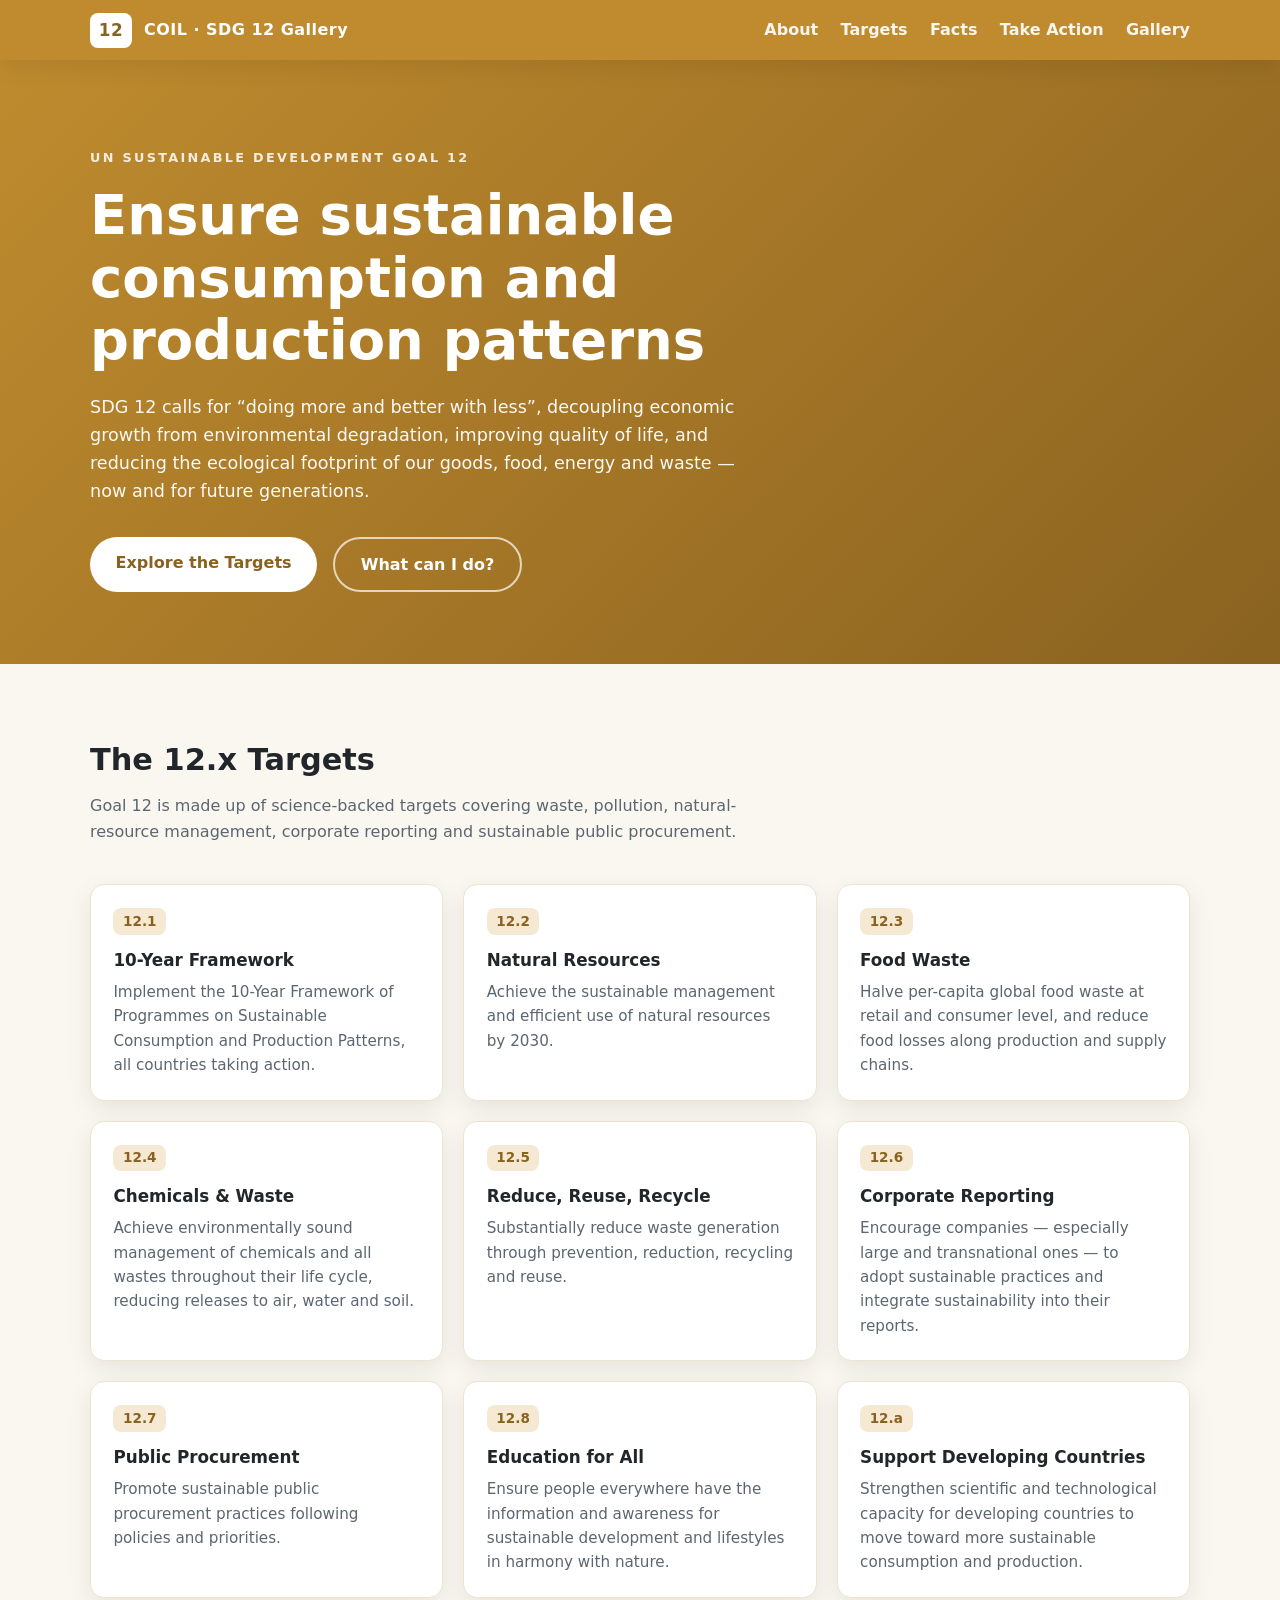
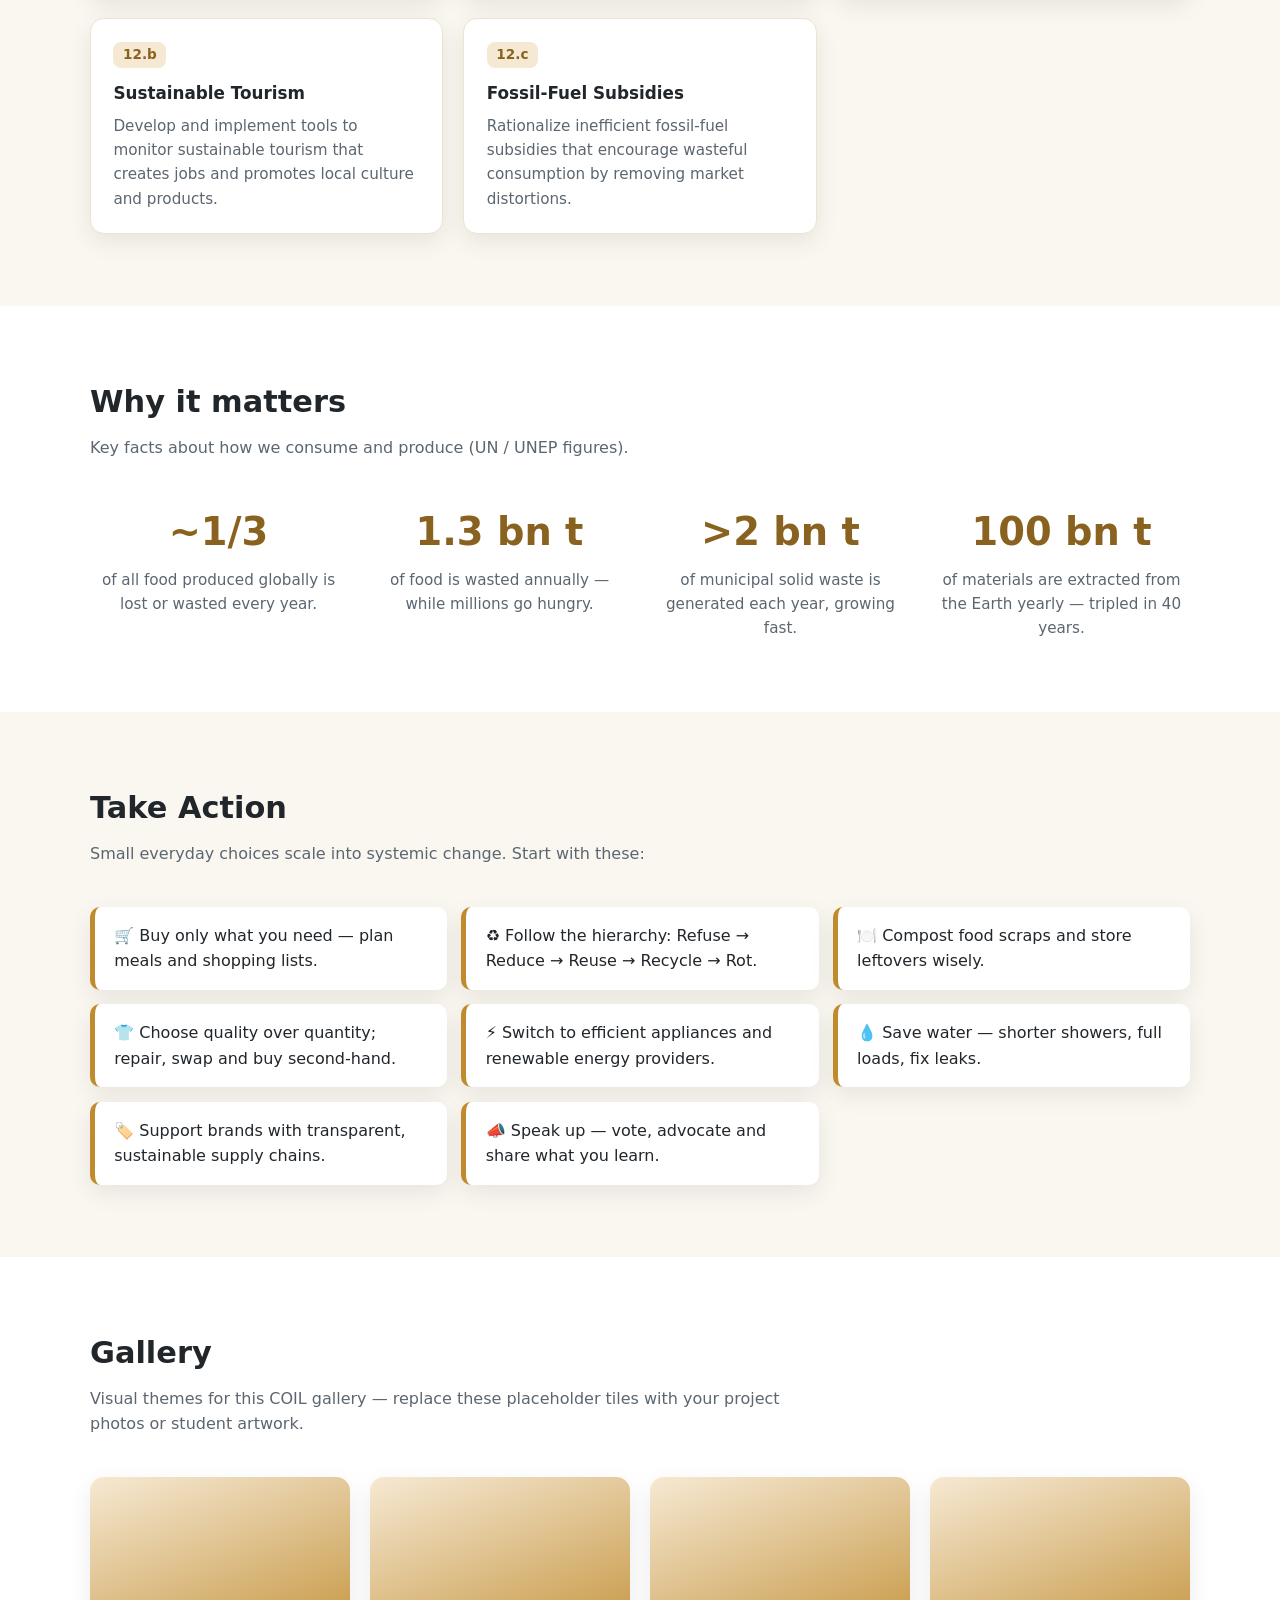
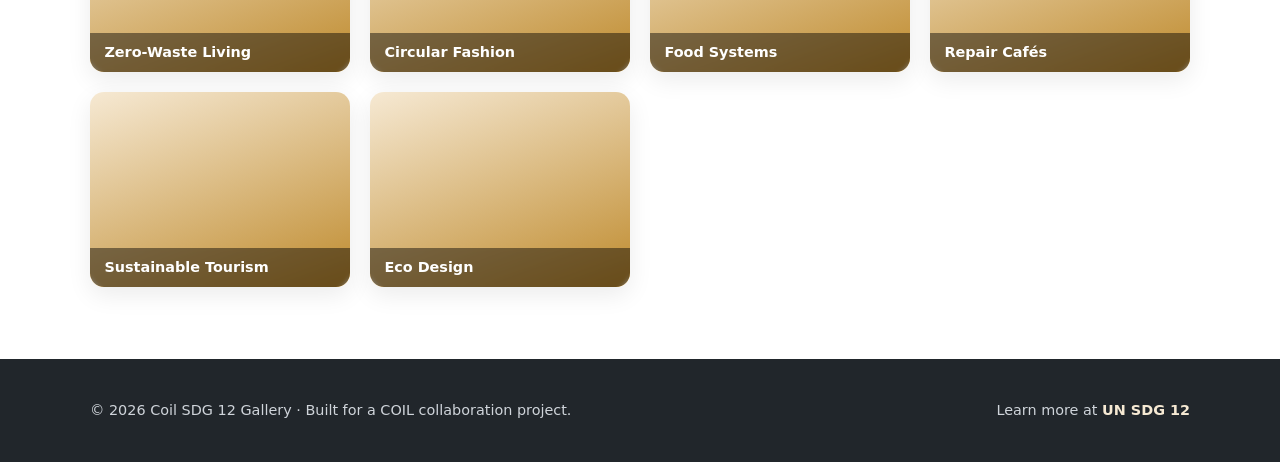
<file: main.html>
<!DOCTYPE html>
<html lang="en">
<head>
  <meta charset="UTF-8" />
  <meta name="viewport" content="width=device-width, initial-scale=1.0" />
  <meta name="description" content="Coil SDG 12 Gallery — a website dedicated to UN Sustainable Development Goal 12: Ensure sustainable consumption and production patterns." />
  <title>SDG 12 · Responsible Consumption &amp; Production | Coil Gallery</title>
  <style>
    /* ============ Base / Template Styles ============ */
    :root {
      --sdg12: #BF8B2E;           /* Official SDG 12 color */
      --sdg12-dark: #8a6220;
      --sdg12-light: #f6e9d3;
      --ink: #21262b;
      --paper: #ffffff;
      --muted: #5c6670;
      --radius: 14px;
      --shadow: 0 8px 24px rgba(0, 0, 0, .08);
      font-size: 16px;
    }
    * { margin: 0; padding: 0; box-sizing: border-box; }
    html { scroll-behavior: smooth; }
    body {
      font-family: "Segoe UI", system-ui, -apple-system, Roboto, Helvetica, Arial, sans-serif;
      color: var(--ink);
      background: var(--paper);
      line-height: 1.6;
    }
    img { max-width: 100%; display: block; }
    a { color: inherit; text-decoration: none; }
    .container { width: min(1100px, 92%); margin-inline: auto; }

    /* ============ Header / Nav ============ */
    header.site {
      position: sticky; top: 0; z-index: 50;
      background: var(--sdg12);
      color: #fff;
      box-shadow: var(--shadow);
    }
    .nav {
      display: flex; align-items: center; justify-content: space-between;
      padding: .8rem 0;
    }
    .brand { display: flex; align-items: center; gap: .75rem; font-weight: 700; letter-spacing: .03em; }
    .chip {
      background: #fff; color: var(--sdg12-dark);
      font-weight: 800; border-radius: 8px;
      padding: .25rem .55rem; font-size: 1.05rem;
    }
    nav ul { display: flex; gap: 1.4rem; list-style: none; }
    nav a { font-weight: 600; opacity: .92; transition: opacity .2s; }
    nav a:hover { opacity: 1; text-decoration: underline; }

    /* ============ Hero ============ */
    .hero {
      background: linear-gradient(135deg, var(--sdg12) 0%, var(--sdg12-dark) 100%);
      color: #fff;
      padding: 5.5rem 0 4.5rem;
    }
    .hero .kicker {
      text-transform: uppercase; letter-spacing: .18em; font-size: .8rem;
      font-weight: 700; opacity: .85; margin-bottom: 1rem;
    }
    .hero h1 { font-size: clamp(2rem, 5vw, 3.4rem); line-height: 1.15; max-width: 22ch; }
    .hero p.lead { margin-top: 1.25rem; max-width: 60ch; font-size: 1.1rem; opacity: .95; }
    .cta-row { margin-top: 2rem; display: flex; gap: 1rem; flex-wrap: wrap; }
    .btn {
      display: inline-block; padding: .8rem 1.6rem; border-radius: 999px;
      font-weight: 700; transition: transform .15s ease, box-shadow .15s ease;
    }
    .btn-primary { background: #fff; color: var(--sdg12-dark); }
    .btn-ghost { border: 2px solid rgba(255,255,255,.7); color: #fff; }
    .btn:hover { transform: translateY(-2px); box-shadow: 0 6px 18px rgba(0,0,0,.18); }

    /* ============ Sections ============ */
    section { padding: 4.5rem 0; }
    section:nth-of-type(even) { background: #faf7f1; }
    .section-title { font-size: 1.9rem; margin-bottom: .5rem; }
    .section-sub { color: var(--muted); max-width: 70ch; margin-bottom: 2.5rem; }

    /* Targets grid */
    .grid { display: grid; gap: 1.25rem; }
    .grid.targets { grid-template-columns: repeat(auto-fit, minmax(280px, 1fr)); }
    .card {
      background: var(--paper); border: 1px solid #eee3cf;
      border-radius: var(--radius); padding: 1.4rem; box-shadow: var(--shadow);
      transition: transform .2s ease;
    }
    .card:hover { transform: translateY(-4px); }
    .card .num {
      display: inline-block; font-weight: 800; color: var(--sdg12-dark);
      background: var(--sdg12-light); border-radius: 8px; padding: .15rem .6rem;
      font-size: .85rem; margin-bottom: .75rem;
    }
    .card h3 { font-size: 1.05rem; margin-bottom: .4rem; }
    .card p { font-size: .95rem; color: var(--muted); }

    /* Facts band */
    .facts { display: grid; gap: 1.5rem; grid-template-columns: repeat(auto-fit, minmax(220px, 1fr)); text-align: center; }
    .fact .big { font-size: 2.4rem; font-weight: 800; color: var(--sdg12-dark); }
    .fact p { color: var(--muted); font-size: .95rem; margin-top: .35rem; }

    /* Actions checklist */
    .actions-list { list-style: none; display: grid; gap: .9rem; grid-template-columns: repeat(auto-fit, minmax(320px, 1fr)); }
    .actions-list li {
      background: var(--paper); border-left: 5px solid var(--sdg12);
      border-radius: 10px; padding: 1rem 1.2rem; box-shadow: var(--shadow);
      font-weight: 500;
    }

    /* Gallery strip */
    .gallery { display: grid; grid-template-columns: repeat(auto-fit, minmax(240px, 1fr)); gap: 1.25rem; }
    .tile {
      aspect-ratio: 4 / 3; border-radius: var(--radius); overflow: hidden;
      display: flex; align-items: flex-end;
      background: linear-gradient(160deg, var(--sdg12-light), var(--sdg12));
      box-shadow: var(--shadow); position: relative;
    }
    .tile span {
      width: 100%; background: rgba(0,0,0,.45); color: #fff;
      padding: .5rem .9rem; font-weight: 600; font-size: .9rem; backdrop-filter: blur(2px);
    }

    /* Footer */
    footer.site {
      background: var(--ink); color: #cfd4da; padding: 2.5rem 0; font-size: .9rem;
    }
    footer .foot { display: flex; justify-content: space-between; gap: 1rem; flex-wrap: wrap; }
    footer a { color: var(--sdg12-light); font-weight: 600; }

    @media (max-width: 640px) {
      nav ul { display: none; }
      .hero { padding: 4rem 0 3.5rem; }
    }
  </style>
</head>
<body>

  <!-- ===== Header ===== -->
  <header class="site">
    <div class="container nav">
      <div class="brand">
        <span class="chip">12</span>
        <span>COIL · SDG&nbsp;12 Gallery</span>
      </div>
      <nav aria-label="Primary">
        <ul>
          <li><a href="#about">About</a></li>
          <li><a href="#targets">Targets</a></li>
          <li><a href="#facts">Facts</a></li>
          <li><a href="#actions">Take Action</a></li>
          <li><a href="#gallery">Gallery</a></li>
        </ul>
      </nav>
    </div>
  </header>

  <!-- ===== Hero ===== -->
  <section class="hero" id="about">
    <div class="container">
      <p class="kicker">UN Sustainable Development Goal 12</p>
      <h1>Ensure sustainable consumption and production patterns</h1>
      <p class="lead">
        SDG 12 calls for “doing more and better with less”, decoupling economic growth from
        environmental degradation, improving quality of life, and reducing the ecological
        footprint of our goods, food, energy and waste — now and for future generations.
      </p>
      <div class="cta-row">
        <a class="btn btn-primary" href="#targets">Explore the Targets</a>
        <a class="btn btn-ghost" href="#actions">What can I do?</a>
      </div>
    </div>
  </section>

  <!-- ===== Targets ===== -->
  <section id="targets">
    <div class="container">
      <h2 class="section-title">The 12.x Targets</h2>
      <p class="section-sub">
        Goal 12 is made up of science-backed targets covering waste, pollution, natural-resource
        management, corporate reporting and sustainable public procurement.
      </p>
      <div class="grid targets">
        <article class="card"><span class="num">12.1</span><h3>10-Year Framework</h3><p>Implement the 10-Year Framework of Programmes on Sustainable Consumption and Production Patterns, all countries taking action.</p></article>
        <article class="card"><span class="num">12.2</span><h3>Natural Resources</h3><p>Achieve the sustainable management and efficient use of natural resources by 2030.</p></article>
        <article class="card"><span class="num">12.3</span><h3>Food Waste</h3><p>Halve per-capita global food waste at retail and consumer level, and reduce food losses along production and supply chains.</p></article>
        <article class="card"><span class="num">12.4</span><h3>Chemicals &amp; Waste</h3><p>Achieve environmentally sound management of chemicals and all wastes throughout their life cycle, reducing releases to air, water and soil.</p></article>
        <article class="card"><span class="num">12.5</span><h3>Reduce, Reuse, Recycle</h3><p>Substantially reduce waste generation through prevention, reduction, recycling and reuse.</p></article>
        <article class="card"><span class="num">12.6</span><h3>Corporate Reporting</h3><p>Encourage companies — especially large and transnational ones — to adopt sustainable practices and integrate sustainability into their reports.</p></article>
        <article class="card"><span class="num">12.7</span><h3>Public Procurement</h3><p>Promote sustainable public procurement practices following policies and priorities.</p></article>
        <article class="card"><span class="num">12.8</span><h3>Education for All</h3><p>Ensure people everywhere have the information and awareness for sustainable development and lifestyles in harmony with nature.</p></article>
        <article class="card"><span class="num">12.a</span><h3>Support Developing Countries</h3><p>Strengthen scientific and technological capacity for developing countries to move toward more sustainable consumption and production.</p></article>
        <article class="card"><span class="num">12.b</span><h3>Sustainable Tourism</h3><p>Develop and implement tools to monitor sustainable tourism that creates jobs and promotes local culture and products.</p></article>
        <article class="card"><span class="num">12.c</span><h3>Fossil-Fuel Subsidies</h3><p>Rationalize inefficient fossil-fuel subsidies that encourage wasteful consumption by removing market distortions.</p></article>
      </div>
    </div>
  </section>

  <!-- ===== Facts ===== -->
  <section id="facts">
    <div class="container">
      <h2 class="section-title">Why it matters</h2>
      <p class="section-sub">Key facts about how we consume and produce (UN / UNEP figures).</p>
      <div class="facts">
        <div class="fact"><div class="big">~1/3</div><p>of all food produced globally is lost or wasted every year.</p></div>
        <div class="fact"><div class="big">1.3 bn t</div><p>of food is wasted annually — while millions go hungry.</p></div>
        <div class="fact"><div class="big">&gt;2 bn t</div><p>of municipal solid waste is generated each year, growing fast.</p></div>
        <div class="fact"><div class="big">100 bn t</div><p>of materials are extracted from the Earth yearly — tripled in 40 years.</p></div>
      </div>
    </div>
  </section>

  <!-- ===== Actions ===== -->
  <section id="actions">
    <div class="container">
      <h2 class="section-title">Take Action</h2>
      <p class="section-sub">Small everyday choices scale into systemic change. Start with these:</p>
      <ul class="actions-list">
        <li>🛒 Buy only what you need — plan meals and shopping lists.</li>
        <li>♻️ Follow the hierarchy: Refuse → Reduce → Reuse → Recycle → Rot.</li>
        <li>🍽️ Compost food scraps and store leftovers wisely.</li>
        <li>👕 Choose quality over quantity; repair, swap and buy second-hand.</li>
        <li>⚡ Switch to efficient appliances and renewable energy providers.</li>
        <li>💧 Save water — shorter showers, full loads, fix leaks.</li>
        <li>🏷️ Support brands with transparent, sustainable supply chains.</li>
        <li>📣 Speak up — vote, advocate and share what you learn.</li>
      </ul>
    </div>
  </section>

  <!-- ===== Gallery ===== -->
  <section id="gallery">
    <div class="container">
      <h2 class="section-title">Gallery</h2>
      <p class="section-sub">Visual themes for this COIL gallery — replace these placeholder tiles with your project photos or student artwork.</p>
      <div class="gallery">
        <div class="tile"><span>Zero-Waste Living</span></div>
        <div class="tile"><span>Circular Fashion</span></div>
        <div class="tile"><span>Food Systems</span></div>
        <div class="tile"><span>Repair Cafés</span></div>
        <div class="tile"><span>Sustainable Tourism</span></div>
        <div class="tile"><span>Eco Design</span></div>
      </div>
    </div>
  </section>

  <!-- ===== Footer ===== -->
  <footer class="site">
    <div class="container foot">
      <p>© 2026 Coil SDG 12 Gallery · Built for a COIL collaboration project.</p>
      <p>Learn more at <a href="https://sdgs.un.org/goals/goal12" target="_blank" rel="noopener">UN SDG 12</a></p>
    </div>
  </footer>

</body>
</html>
</file>
